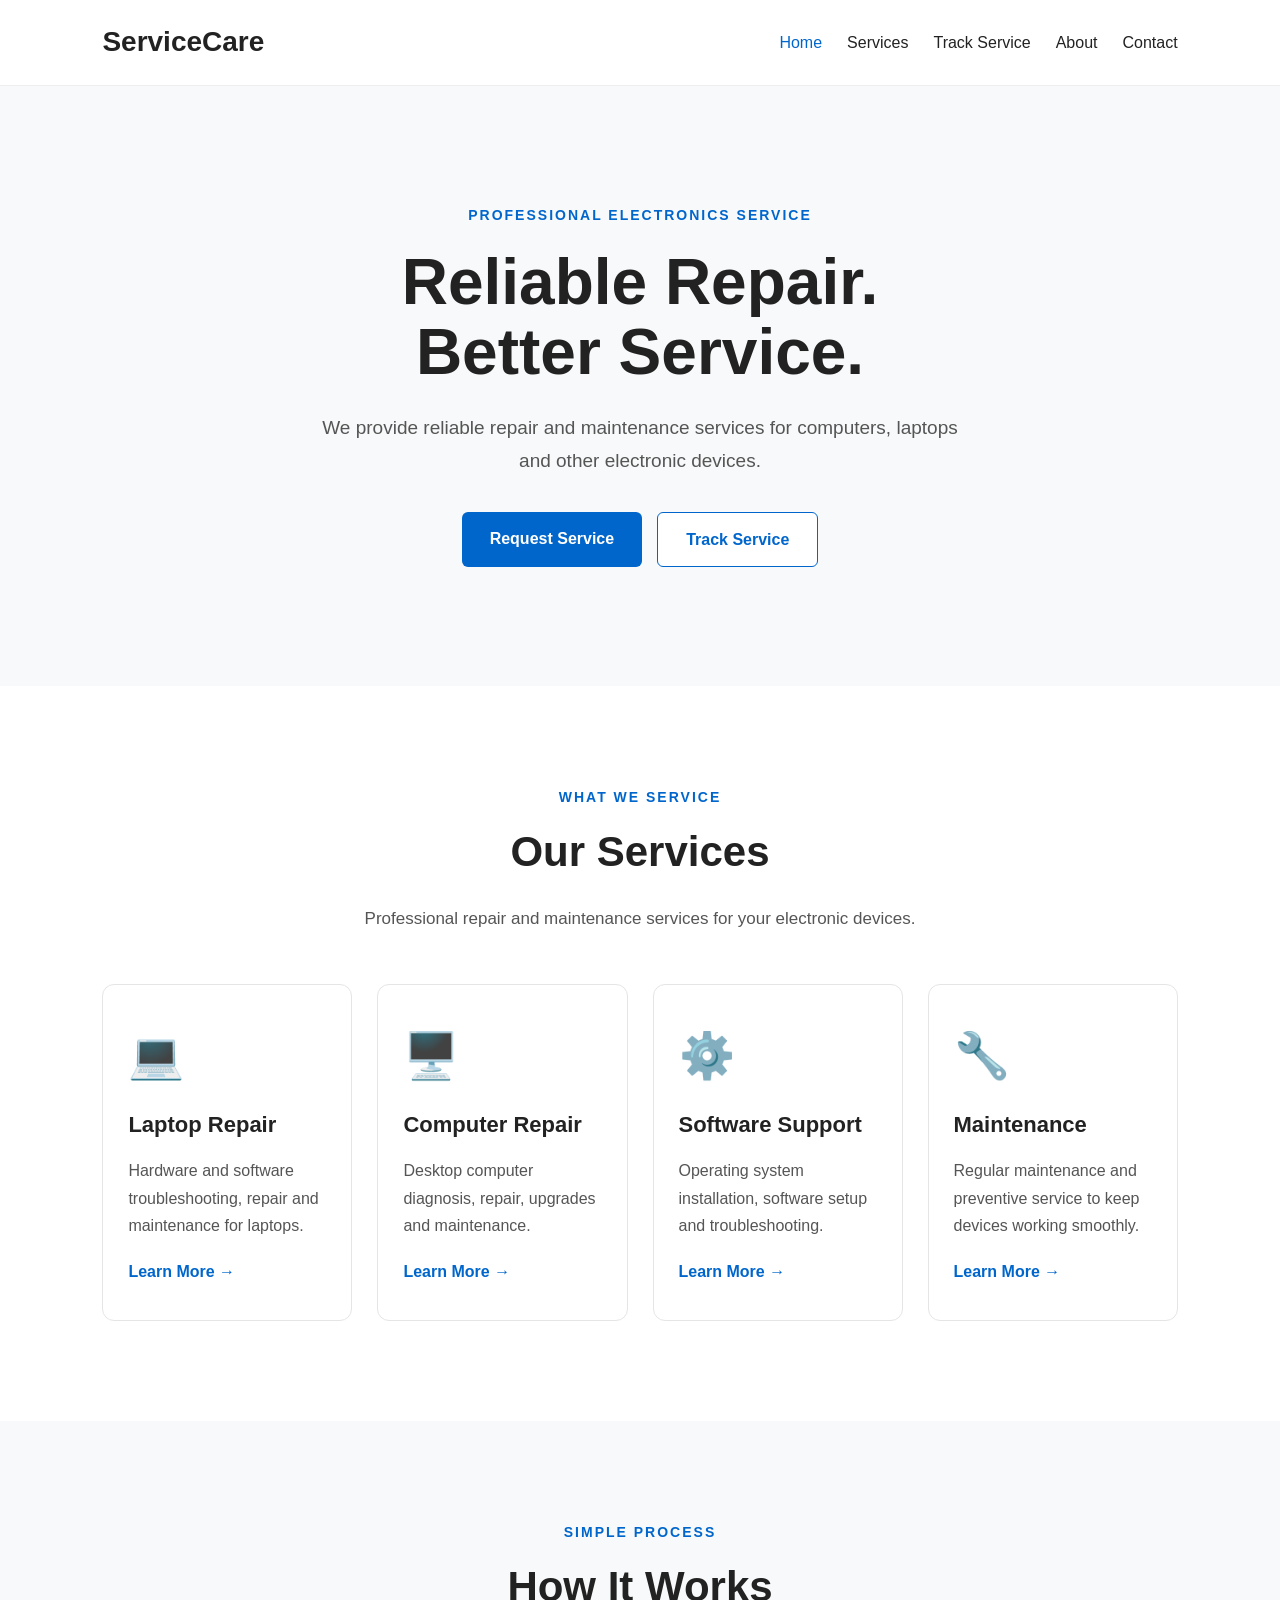
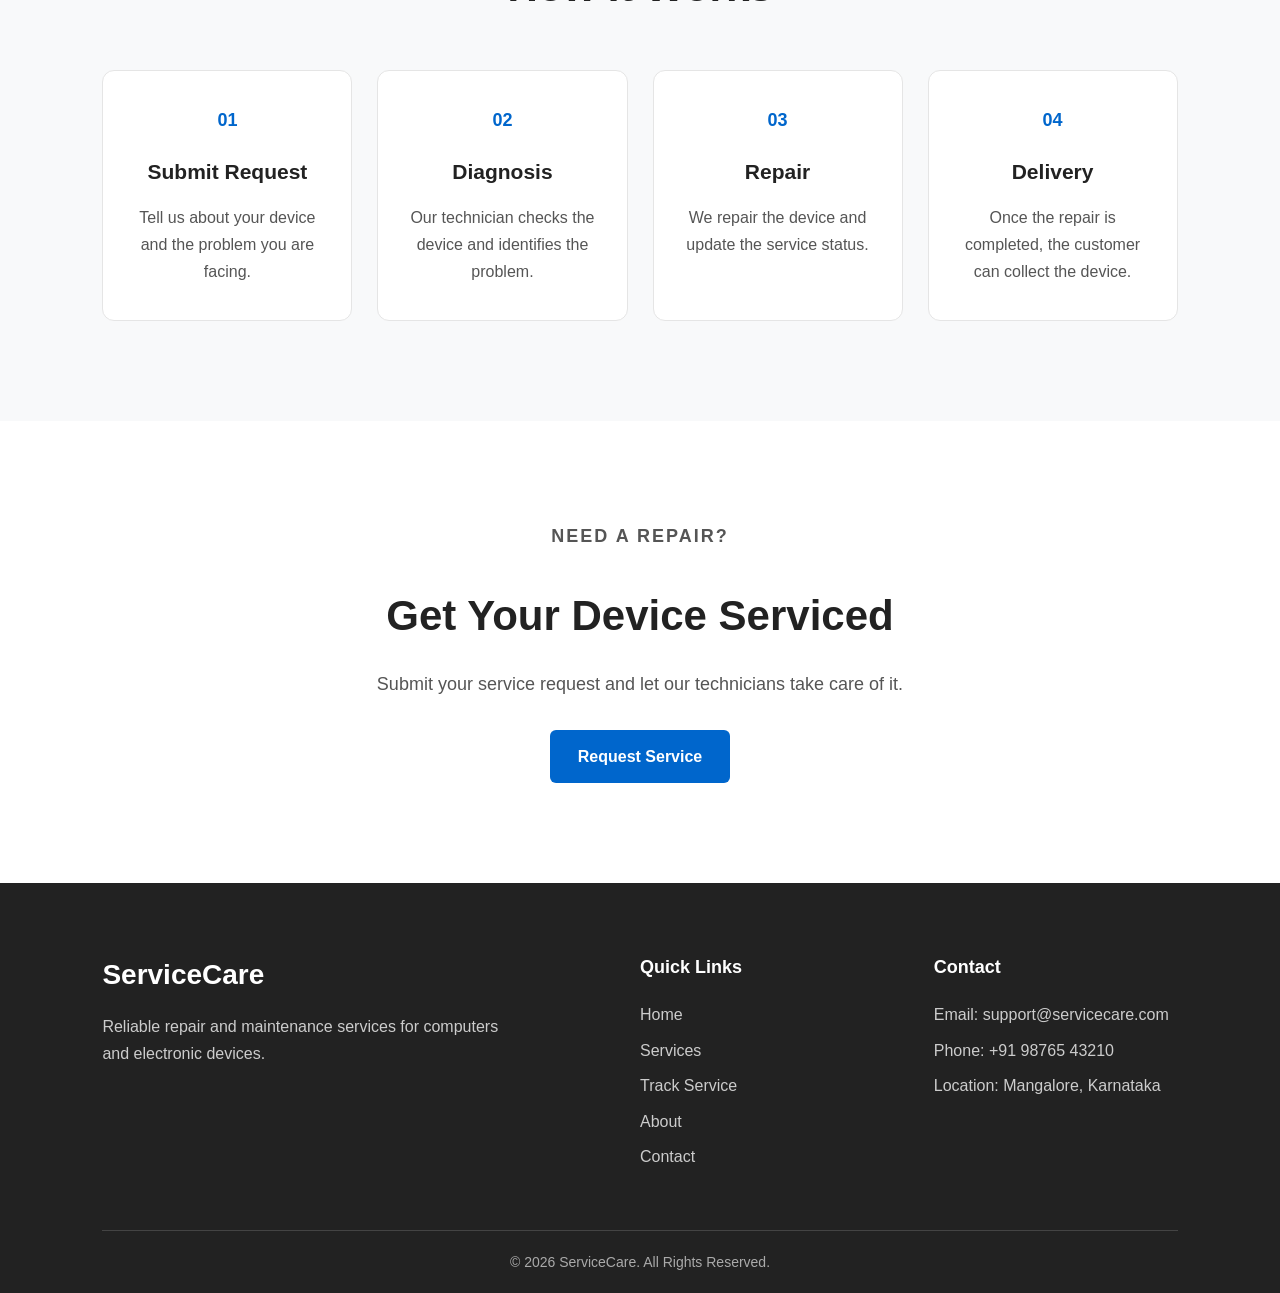
<file: index.html>
<!DOCTYPE html>
<html lang="en">

<head>

    <meta charset="UTF-8">

    <meta name="viewport" content="width=device-width, initial-scale=1.0">

    <title>ServiceCare - Electronics Service Center</title>

    <link rel="stylesheet" href="css/style.css">

</head>

<body>


    <!-- NAVIGATION -->

    <header class="navbar">

        <a href="index.html" class="logo">
            ServiceCare
        </a>

        <button class="menu-toggle" id="menuToggle">
            ☰
        </button>

        <nav id="navMenu">

            <a href="index.html" class="active">
                Home
            </a>

            <a href="pages/services.html">
                Services
            </a>

            <a href="pages/track.html">
                Track Service
            </a>

            <a href="pages/about.html">
                About
            </a>

            <a href="pages/contact.html">
                Contact
            </a>

        </nav>

    </header>


    <!-- HERO SECTION -->

    <section class="hero">

        <div class="hero-content">

            <p class="hero-label">
                PROFESSIONAL ELECTRONICS SERVICE
            </p>

            <h1>
                Reliable Repair.<br>
                Better Service.
            </h1>

            <p class="hero-description">
                We provide reliable repair and maintenance
                services for computers, laptops and other
                electronic devices.
            </p>

            <div class="hero-buttons">

                <a href="pages/service-request.html"
                   class="btn primary-btn">
                    Request Service
                </a>

                <a href="pages/track.html"
                   class="btn secondary-btn">
                    Track Service
                </a>

            </div>

        </div>

    </section>


    <!-- SERVICES PREVIEW -->

    <section class="services">

        <div class="section-heading">

            <p class="section-label">
                WHAT WE SERVICE
            </p>

            <h2>
                Our Services
            </h2>

            <p class="section-description">
                Professional repair and maintenance
                services for your electronic devices.
            </p>

        </div>


        <div class="service-container">


            <div class="service-card">

                <div class="service-icon">
                    💻
                </div>

                <h3>
                    Laptop Repair
                </h3>

                <p>
                    Hardware and software troubleshooting,
                    repair and maintenance for laptops.
                </p>

                <a href="pages/services.html">
                    Learn More →
                </a>

            </div>


            <div class="service-card">

                <div class="service-icon">
                    🖥️
                </div>

                <h3>
                    Computer Repair
                </h3>

                <p>
                    Desktop computer diagnosis, repair,
                    upgrades and maintenance.
                </p>

                <a href="pages/services.html">
                    Learn More →
                </a>

            </div>


            <div class="service-card">

                <div class="service-icon">
                    ⚙️
                </div>

                <h3>
                    Software Support
                </h3>

                <p>
                    Operating system installation,
                    software setup and troubleshooting.
                </p>

                <a href="pages/services.html">
                    Learn More →
                </a>

            </div>


            <div class="service-card">

                <div class="service-icon">
                    🔧
                </div>

                <h3>
                    Maintenance
                </h3>

                <p>
                    Regular maintenance and preventive
                    service to keep devices working smoothly.
                </p>

                <a href="pages/services.html">
                    Learn More →
                </a>

            </div>


        </div>

    </section>


    <!-- HOW IT WORKS -->

    <section class="process">

        <div class="section-heading">

            <p class="section-label">
                SIMPLE PROCESS
            </p>

            <h2>
                How It Works
            </h2>

        </div>


        <div class="process-container">


            <div class="process-card">

                <span>01</span>

                <h3>
                    Submit Request
                </h3>

                <p>
                    Tell us about your device and
                    the problem you are facing.
                </p>

            </div>


            <div class="process-card">

                <span>02</span>

                <h3>
                    Diagnosis
                </h3>

                <p>
                    Our technician checks the device
                    and identifies the problem.
                </p>

            </div>


            <div class="process-card">

                <span>03</span>

                <h3>
                    Repair
                </h3>

                <p>
                    We repair the device and update
                    the service status.
                </p>

            </div>


            <div class="process-card">

                <span>04</span>

                <h3>
                    Delivery
                </h3>

                <p>
                    Once the repair is completed,
                    the customer can collect the device.
                </p>

            </div>


        </div>

    </section>


    <!-- CTA -->

    <section class="cta">

        <div class="cta-content">

            <p class="section-label">
                NEED A REPAIR?
            </p>

            <h2>
                Get Your Device Serviced
            </h2>

            <p>
                Submit your service request and
                let our technicians take care of it.
            </p>

            <a href="pages/service-request.html"
               class="btn primary-btn">
                Request Service
            </a>

        </div>

    </section>


    <!-- FOOTER -->

    <footer class="footer">

        <div class="footer-container">

            <div class="footer-about">

                <h3>
                    ServiceCare
                </h3>

                <p>
                    Reliable repair and maintenance
                    services for computers and electronic
                    devices.
                </p>

            </div>


            <div class="footer-links">

                <h4>
                    Quick Links
                </h4>

                <a href="index.html">
                    Home
                </a>

                <a href="pages/services.html">
                    Services
                </a>

                <a href="pages/track.html">
                    Track Service
                </a>

                <a href="pages/about.html">
                    About
                </a>

                <a href="pages/contact.html">
                    Contact
                </a>

            </div>


            <div class="footer-contact">

                <h4>
                    Contact
                </h4>

                <p>
                    Email: support@servicecare.com
                </p>

                <p>
                    Phone: +91 98765 43210
                </p>

                <p>
                    Location: Mangalore, Karnataka
                </p>

            </div>

        </div>


        <div class="footer-bottom">

            <p>
                © 2026 ServiceCare. All Rights Reserved.
            </p>

        </div>

    </footer>


    <script src="js/script.js"></script>

</body>

</html>
</file>
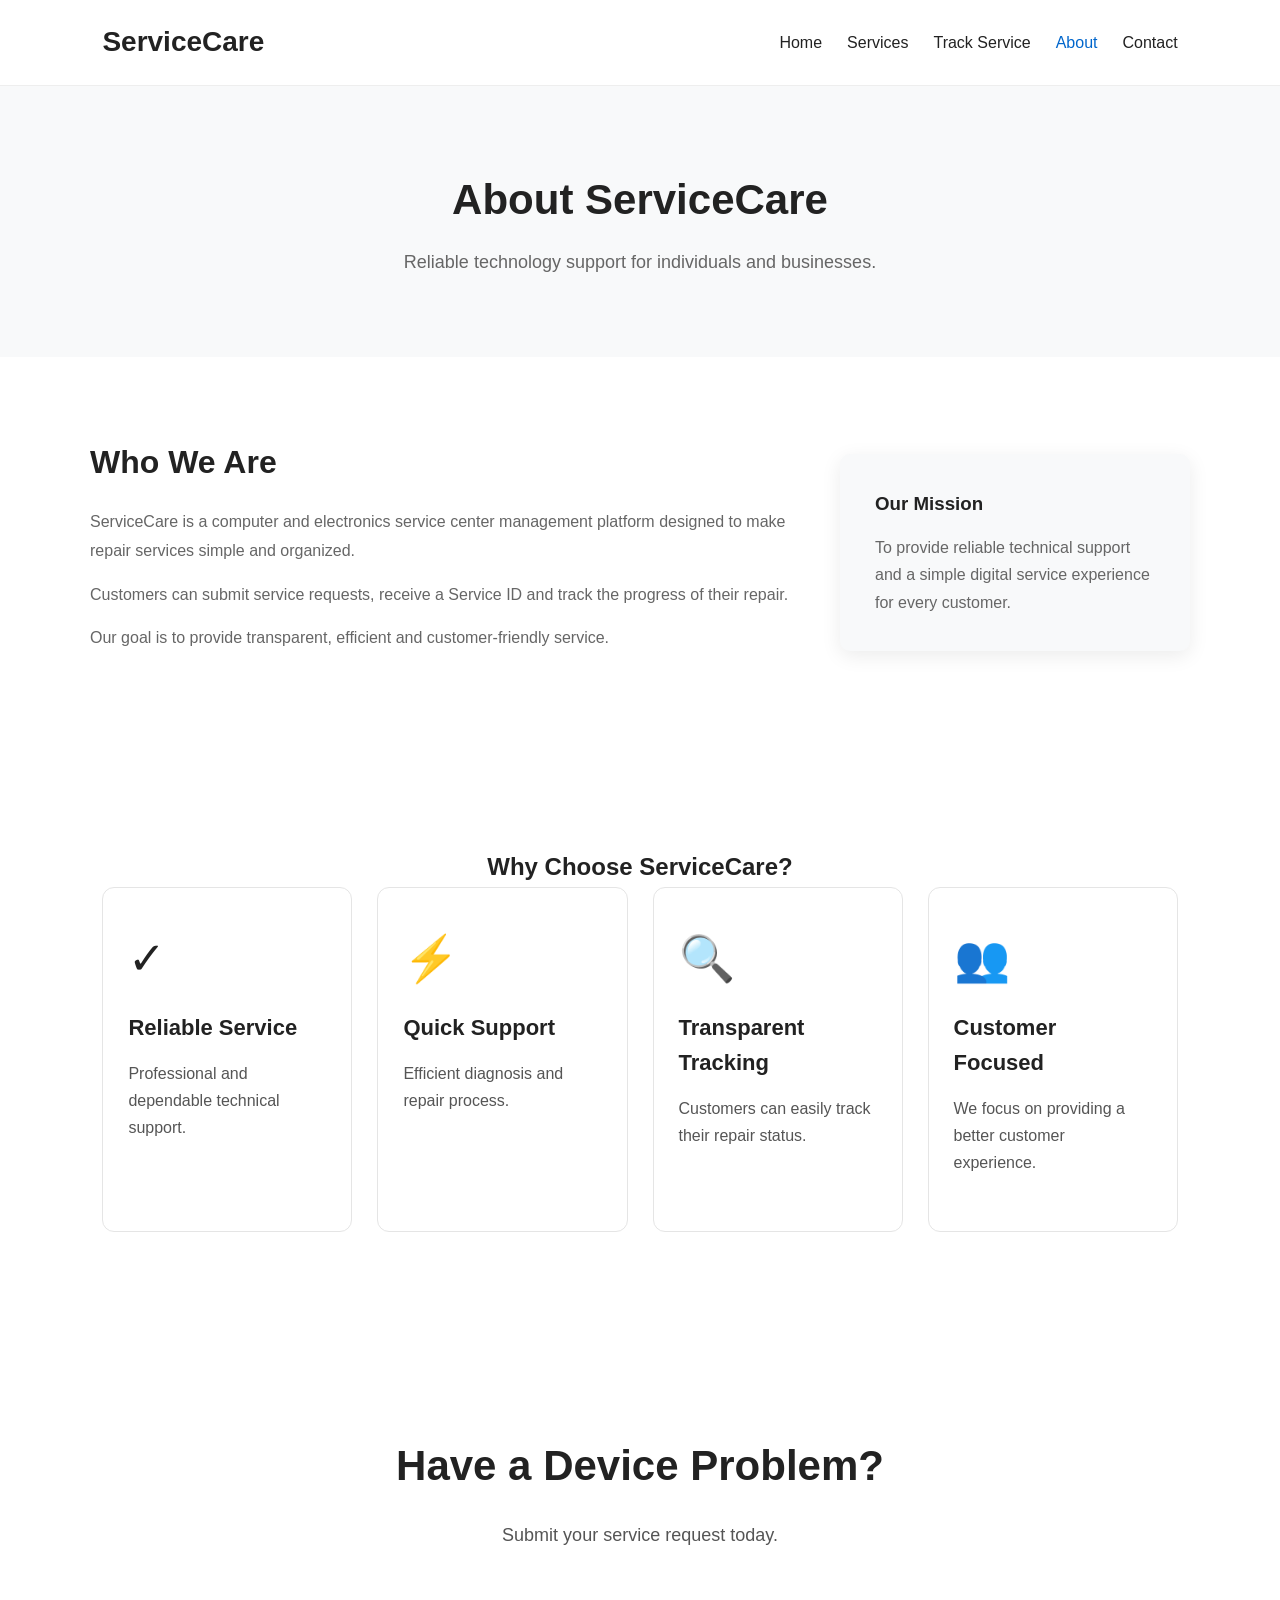
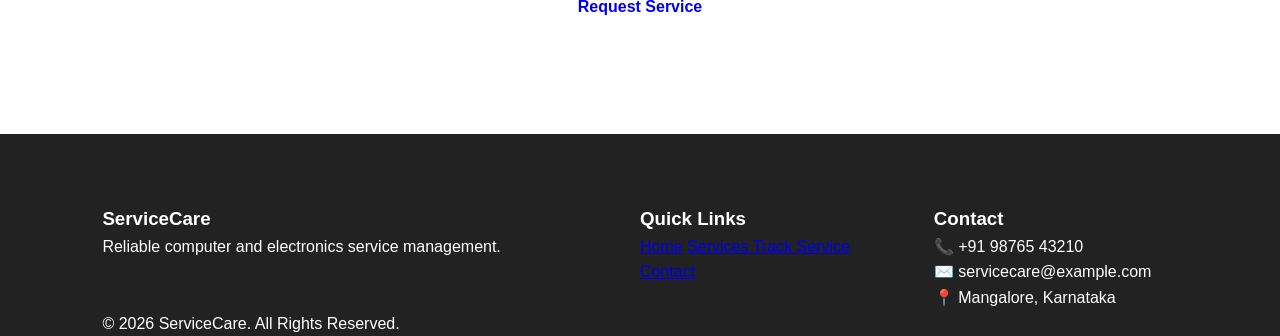
<file: pages/about.html>
<!DOCTYPE html>
<html lang="en">

<head>
    <meta charset="UTF-8">
    <meta name="viewport" content="width=device-width, initial-scale=1.0">

    <title>About Us | ServiceCare</title>

    <link rel="stylesheet" href="../css/style.css">
</head>

<body>

    <!-- Navigation -->
    <header class="navbar">

        <div class="logo">
            ServiceCare
        </div>

        <button class="menu-toggle" id="menuToggle">
            ☰
        </button>

        <nav id="navMenu">

            <a href="../index.html">Home</a>

            <a href="services.html">
                Services
            </a>

            <a href="track.html">
                Track Service
            </a>

            <a href="about.html" class="active">
                About
            </a>

            <a href="contact.html">
                Contact
            </a>

        </nav>

    </header>


    <!-- Page Header -->
    <section class="page-header">

        <h1>About ServiceCare</h1>

        <p>
            Reliable technology support for individuals
            and businesses.
        </p>

    </section>


    <!-- About -->
    <section class="about-section">

        <div class="about-container">

            <div class="about-content">

                <h2>Who We Are</h2>

                <p>
                    ServiceCare is a computer and electronics
                    service center management platform designed
                    to make repair services simple and organized.
                </p>

                <p>
                    Customers can submit service requests,
                    receive a Service ID and track the progress
                    of their repair.
                </p>

                <p>
                    Our goal is to provide transparent,
                    efficient and customer-friendly service.
                </p>

            </div>


            <div class="about-card">

                <h3>Our Mission</h3>

                <p>
                    To provide reliable technical support and
                    a simple digital service experience for
                    every customer.
                </p>

            </div>

        </div>

    </section>


    <!-- Why Choose Us -->
    <section class="services">

        <h2>Why Choose ServiceCare?</h2>

        <div class="service-container">

            <div class="service-card">

                <div class="service-icon">
                    ✓
                </div>

                <h3>Reliable Service</h3>

                <p>
                    Professional and dependable technical
                    support.
                </p>

            </div>


            <div class="service-card">

                <div class="service-icon">
                    ⚡
                </div>

                <h3>Quick Support</h3>

                <p>
                    Efficient diagnosis and repair process.
                </p>

            </div>


            <div class="service-card">

                <div class="service-icon">
                    🔍
                </div>

                <h3>Transparent Tracking</h3>

                <p>
                    Customers can easily track their repair
                    status.
                </p>

            </div>


            <div class="service-card">

                <div class="service-icon">
                    👥
                </div>

                <h3>Customer Focused</h3>

                <p>
                    We focus on providing a better customer
                    experience.
                </p>

            </div>

        </div>

    </section>


    <!-- CTA -->
    <section class="cta">

        <h2>Have a Device Problem?</h2>

        <p>
            Submit your service request today.
        </p>

        <a href="service-request.html" class="btn">
            Request Service
        </a>

    </section>


    <!-- Footer -->
    <footer class="footer">

        <div class="footer-container">

            <div>

                <h3>ServiceCare</h3>

                <p>
                    Reliable computer and electronics
                    service management.
                </p>

            </div>


            <div>

                <h3>Quick Links</h3>

                <a href="../index.html">Home</a>

                <a href="services.html">
                    Services
                </a>

                <a href="track.html">
                    Track Service
                </a>

                <a href="contact.html">
                    Contact
                </a>

            </div>


            <div>

                <h3>Contact</h3>

                <p>📞 +91 98765 43210</p>

                <p>✉️ servicecare@example.com</p>

                <p>📍 Mangalore, Karnataka</p>

            </div>

        </div>

        <p class="copyright">
            © 2026 ServiceCare. All Rights Reserved.
        </p>

    </footer>


    <script src="../js/script.js"></script>

</body>

</html>
</file>
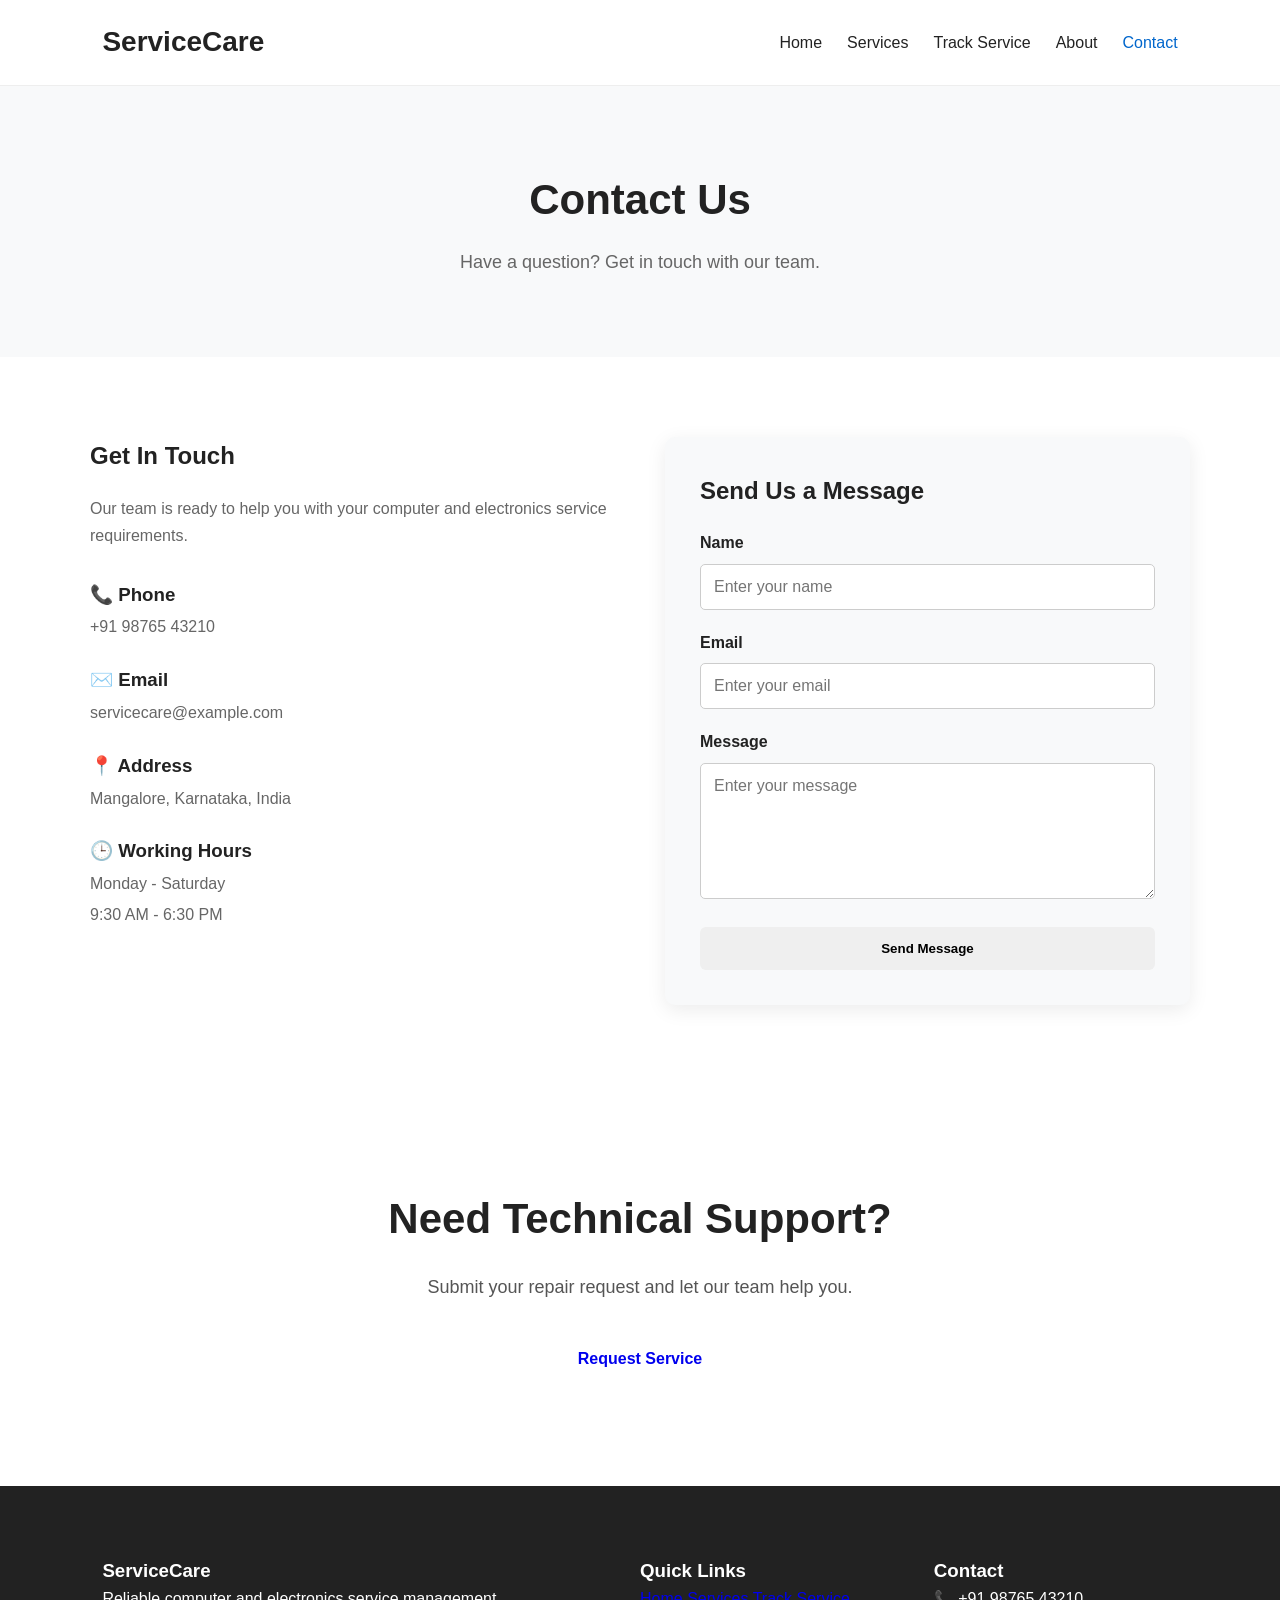
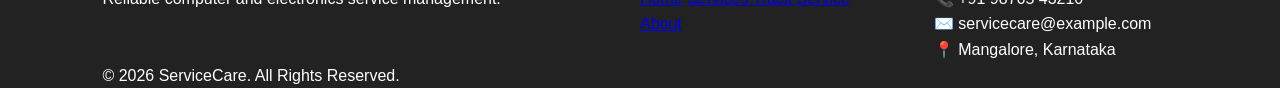
<file: pages/contact.html>
<!DOCTYPE html>
<html lang="en">

<head>
    <meta charset="UTF-8">
    <meta name="viewport" content="width=device-width, initial-scale=1.0">

    <title>Contact Us | ServiceCare</title>

    <link rel="stylesheet" href="../css/style.css">
</head>

<body>

    <!-- Navigation -->
    <header class="navbar">

        <div class="logo">
            ServiceCare
        </div>

        <button class="menu-toggle" id="menuToggle">
            ☰
        </button>

        <nav id="navMenu">

            <a href="../index.html">Home</a>

            <a href="services.html">
                Services
            </a>

            <a href="track.html">
                Track Service
            </a>

            <a href="about.html">
                About
            </a>

            <a href="contact.html" class="active">
                Contact
            </a>

        </nav>

    </header>


    <!-- Page Header -->
    <section class="page-header">

        <h1>Contact Us</h1>

        <p>
            Have a question? Get in touch with our team.
        </p>

    </section>


    <!-- Contact Section -->
    <section class="contact-section">

        <div class="contact-container">

            <!-- Contact Information -->
            <div class="contact-info">

                <h2>Get In Touch</h2>

                <p>
                    Our team is ready to help you with your
                    computer and electronics service requirements.
                </p>


                <div class="contact-item">

                    <h3>📞 Phone</h3>

                    <p>
                        +91 98765 43210
                    </p>

                </div>


                <div class="contact-item">

                    <h3>✉️ Email</h3>

                    <p>
                        servicecare@example.com
                    </p>

                </div>


                <div class="contact-item">

                    <h3>📍 Address</h3>

                    <p>
                        Mangalore, Karnataka, India
                    </p>

                </div>


                <div class="contact-item">

                    <h3>🕒 Working Hours</h3>

                    <p>
                        Monday - Saturday
                    </p>

                    <p>
                        9:30 AM - 6:30 PM
                    </p>

                </div>

            </div>


            <!-- Contact Form -->
            <div class="contact-form-box">

                <h2>Send Us a Message</h2>

                <form id="contactForm">

                    <div class="form-group">

                        <label for="contactName">
                            Name
                        </label>

                        <input
                            type="text"
                            id="contactName"
                            placeholder="Enter your name"
                            required
                        >

                    </div>


                    <div class="form-group">

                        <label for="contactEmail">
                            Email
                        </label>

                        <input
                            type="email"
                            id="contactEmail"
                            placeholder="Enter your email"
                            required
                        >

                    </div>


                    <div class="form-group">

                        <label for="contactMessage">
                            Message
                        </label>

                        <textarea
                            id="contactMessage"
                            rows="6"
                            placeholder="Enter your message"
                            required
                        ></textarea>

                    </div>


                    <button
                        type="submit"
                        class="btn"
                    >
                        Send Message
                    </button>

                </form>


                <div
                    id="contactSuccess"
                    class="contact-success"
                >
                    Your message has been submitted successfully.
                </div>

            </div>

        </div>

    </section>


    <!-- CTA -->
    <section class="cta">

        <h2>Need Technical Support?</h2>

        <p>
            Submit your repair request and let our team help you.
        </p>

        <a href="service-request.html" class="btn">
            Request Service
        </a>

    </section>


    <!-- Footer -->
    <footer class="footer">

        <div class="footer-container">

            <div>

                <h3>ServiceCare</h3>

                <p>
                    Reliable computer and electronics
                    service management.
                </p>

            </div>


            <div>

                <h3>Quick Links</h3>

                <a href="../index.html">Home</a>

                <a href="services.html">
                    Services
                </a>

                <a href="track.html">
                    Track Service
                </a>

                <a href="about.html">
                    About
                </a>

            </div>


            <div>

                <h3>Contact</h3>

                <p>📞 +91 98765 43210</p>

                <p>✉️ servicecare@example.com</p>

                <p>📍 Mangalore, Karnataka</p>

            </div>

        </div>

        <p class="copyright">
            © 2026 ServiceCare. All Rights Reserved.
        </p>

    </footer>


    <script src="../js/script.js"></script>
    <script src="../js/contact.js"></script>

</body>

</html>
</file>
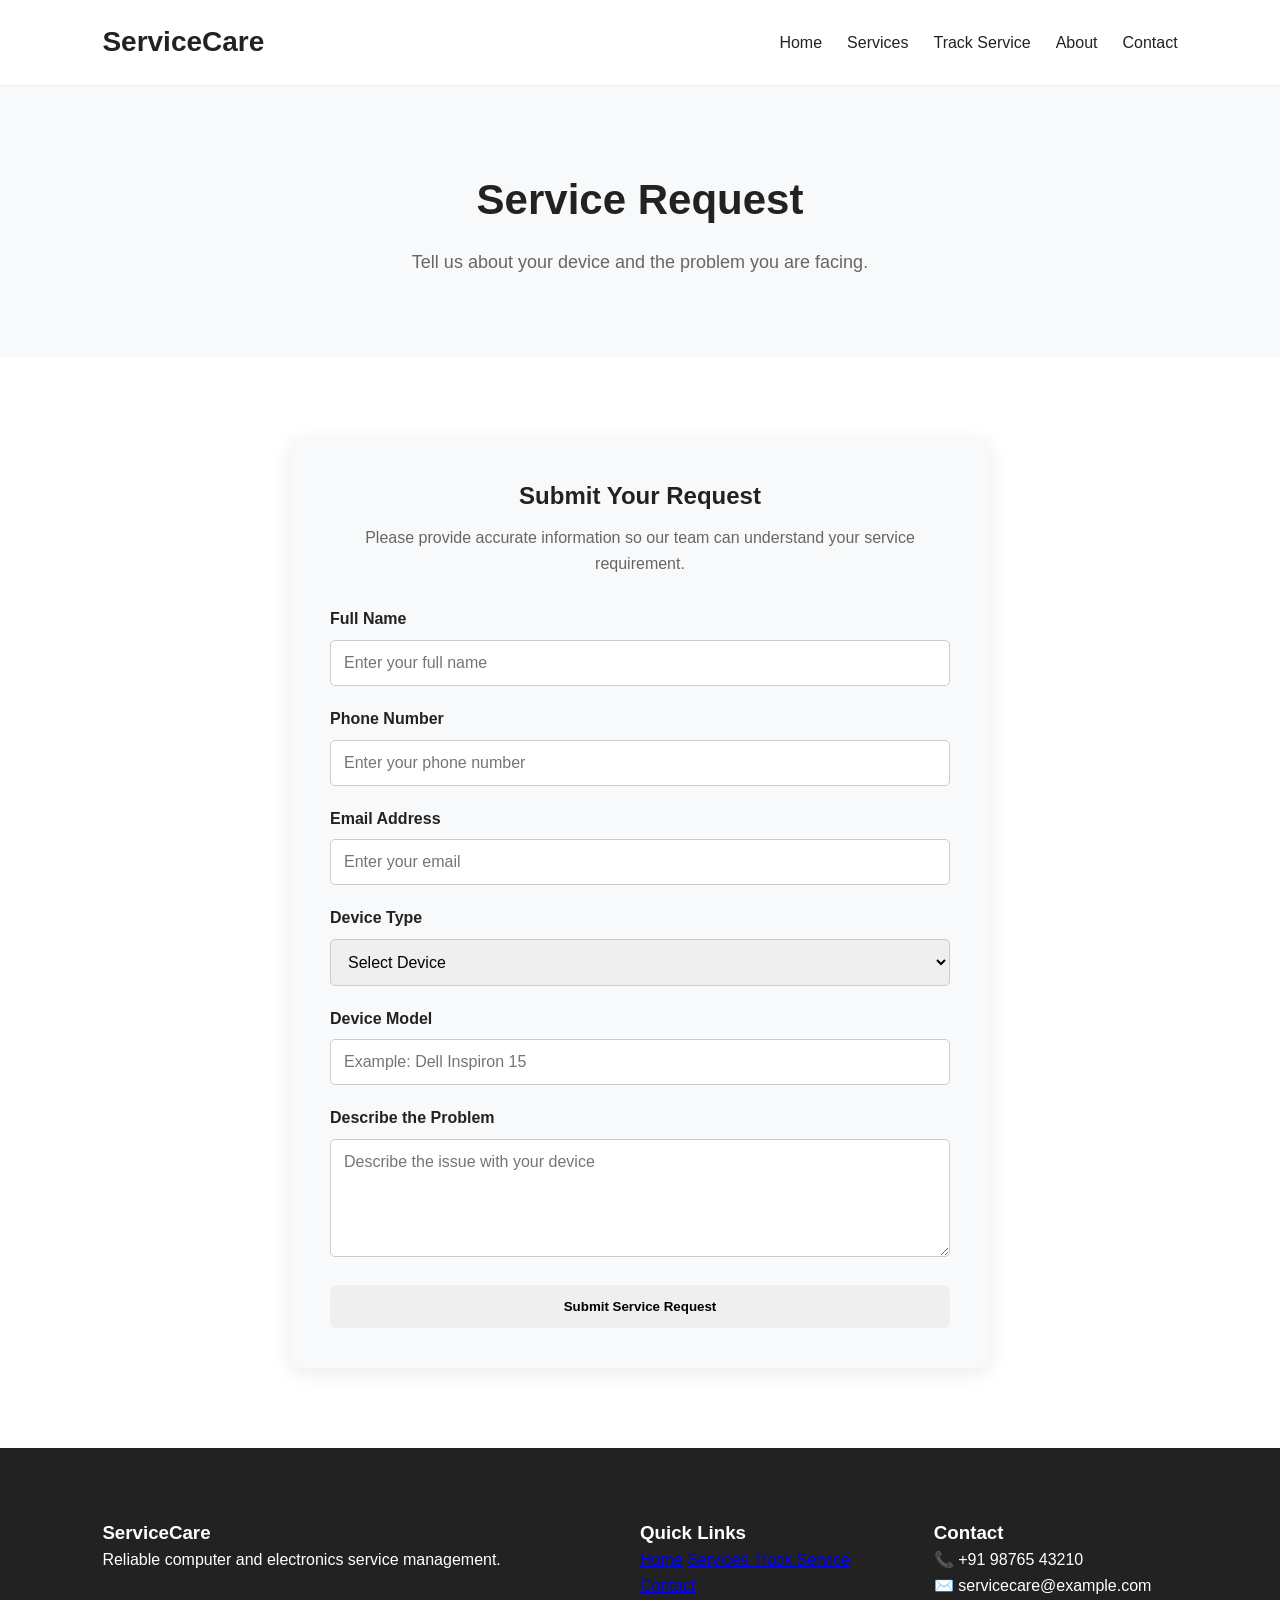
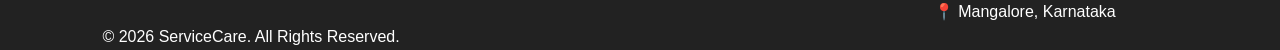
<file: pages/service-request.html>
<!DOCTYPE html>
<html lang="en">

<head>
    <meta charset="UTF-8">
    <meta name="viewport" content="width=device-width, initial-scale=1.0">

    <title>Service Request | ServiceCare</title>

    <link rel="stylesheet" href="../css/style.css">
</head>

<body>

    <!-- Navigation -->
    <header class="navbar">

        <div class="logo">
            ServiceCare
        </div>

        <button class="menu-toggle" id="menuToggle">
            ☰
        </button>

        <nav id="navMenu">

            <a href="../index.html">Home</a>

            <a href="services.html">
                Services
            </a>

            <a href="track.html">
                Track Service
            </a>

            <a href="about.html">
                About
            </a>

            <a href="contact.html">
                Contact
            </a>

        </nav>

    </header>


    <!-- Page Header -->
    <section class="page-header">

        <h1>Service Request</h1>

        <p>
            Tell us about your device and the problem you are facing.
        </p>

    </section>


    <!-- Service Request Form -->
    <section class="request-section">

        <div class="request-box">

            <h2>Submit Your Request</h2>

            <p class="form-description">
                Please provide accurate information so our team
                can understand your service requirement.
            </p>


            <form id="serviceForm">

                <!-- Customer Name -->
                <div class="form-group">

                    <label for="customerName">
                        Full Name
                    </label>

                    <input
                        type="text"
                        id="customerName"
                        placeholder="Enter your full name"
                        required
                    >

                </div>


                <!-- Phone -->
                <div class="form-group">

                    <label for="phone">
                        Phone Number
                    </label>

                    <input
                        type="tel"
                        id="phone"
                        placeholder="Enter your phone number"
                        required
                    >

                </div>


                <!-- Email -->
                <div class="form-group">

                    <label for="email">
                        Email Address
                    </label>

                    <input
                        type="email"
                        id="email"
                        placeholder="Enter your email"
                    >

                </div>


                <!-- Device Type -->
                <div class="form-group">

                    <label for="deviceType">
                        Device Type
                    </label>

                    <select id="deviceType" required>

                        <option value="">
                            Select Device
                        </option>

                        <option value="Laptop">
                            Laptop
                        </option>

                        <option value="Desktop">
                            Desktop
                        </option>

                        <option value="Printer">
                            Printer
                        </option>

                        <option value="Monitor">
                            Monitor
                        </option>

                        <option value="Other">
                            Other
                        </option>

                    </select>

                </div>


                <!-- Device Model -->
                <div class="form-group">

                    <label for="deviceModel">
                        Device Model
                    </label>

                    <input
                        type="text"
                        id="deviceModel"
                        placeholder="Example: Dell Inspiron 15"
                        required
                    >

                </div>


                <!-- Problem -->
                <div class="form-group">

                    <label for="problem">
                        Describe the Problem
                    </label>

                    <textarea
                        id="problem"
                        rows="5"
                        placeholder="Describe the issue with your device"
                        required
                    ></textarea>

                </div>


                <!-- Submit -->
                <button
                    type="submit"
                    class="btn"
                >
                    Submit Service Request
                </button>

            </form>


            <!-- Success Message -->
            <div
                id="requestSuccess"
                class="request-success"
            >

                <h3>Request Submitted Successfully!</h3>

                <p>
                    Your Service ID is:
                </p>

                <strong id="generatedServiceId">
                    SC1001
                </strong>

                <p>
                    Please save this Service ID to track your repair.
                </p>

            </div>

        </div>

    </section>


    <!-- Footer -->
    <footer class="footer">

        <div class="footer-container">

            <div>

                <h3>ServiceCare</h3>

                <p>
                    Reliable computer and electronics
                    service management.
                </p>

            </div>


            <div>

                <h3>Quick Links</h3>

                <a href="../index.html">Home</a>

                <a href="services.html">
                    Services
                </a>

                <a href="track.html">
                    Track Service
                </a>

                <a href="contact.html">
                    Contact
                </a>

            </div>


            <div>

                <h3>Contact</h3>

                <p>📞 +91 98765 43210</p>

                <p>✉️ servicecare@example.com</p>

                <p>📍 Mangalore, Karnataka</p>

            </div>

        </div>

        <p class="copyright">
            © 2026 ServiceCare. All Rights Reserved.
        </p>

    </footer>


    <script src="../js/script.js"></script>
    <script src="../js/service-request.js"></script>

</body>

</html>
</file>
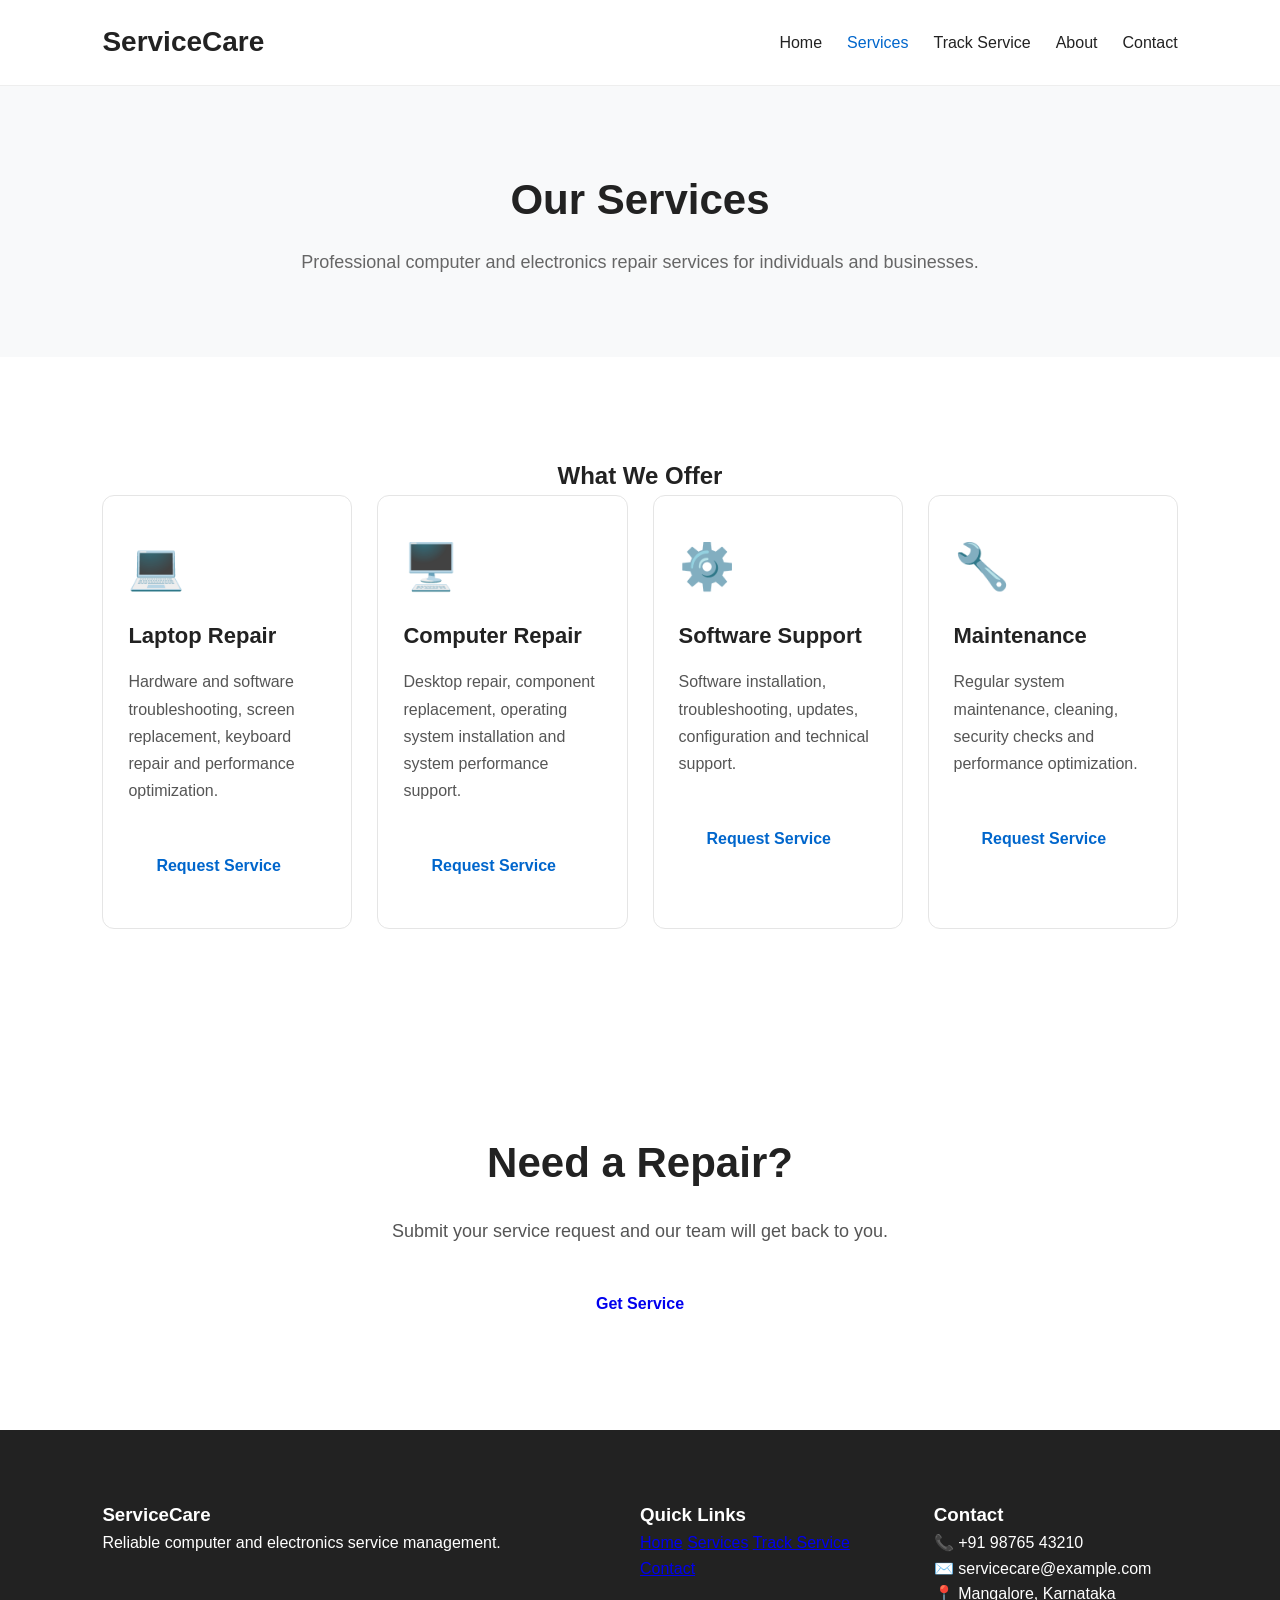
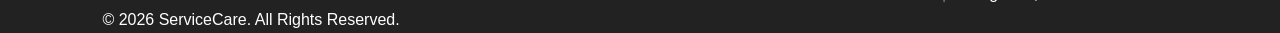
<file: pages/services.html>
<!DOCTYPE html>
<html lang="en">

<head>
    <meta charset="UTF-8">
    <meta name="viewport" content="width=device-width, initial-scale=1.0">

    <title>Services | ServiceCare</title>

    <link rel="stylesheet" href="../css/style.css">
</head>

<body>

    <!-- Navigation -->
    <header class="navbar">

        <div class="logo">
            ServiceCare
        </div>

        <button class="menu-toggle" id="menuToggle">
            ☰
        </button>

        <nav id="navMenu">

            <a href="../index.html">Home</a>

            <a href="services.html" class="active">
                Services
            </a>

            <a href="track.html">
                Track Service
            </a>

            <a href="about.html">
                About
            </a>

            <a href="contact.html">
                Contact
            </a>

        </nav>

    </header>


    <!-- Page Header -->
    <section class="page-header">

        <h1>Our Services</h1>

        <p>
            Professional computer and electronics repair services
            for individuals and businesses.
        </p>

    </section>


    <!-- Services -->
    <section class="services">

        <h2>What We Offer</h2>

        <div class="service-container">

            <!-- Service 1 -->
            <div class="service-card">

                <div class="service-icon">
                    💻
                </div>

                <h3>Laptop Repair</h3>

                <p>
                    Hardware and software troubleshooting,
                    screen replacement, keyboard repair and
                    performance optimization.
                </p>

                <a href="service-request.html" class="btn">
                    Request Service
                </a>

            </div>


            <!-- Service 2 -->
            <div class="service-card">

                <div class="service-icon">
                    🖥️
                </div>

                <h3>Computer Repair</h3>

                <p>
                    Desktop repair, component replacement,
                    operating system installation and system
                    performance support.
                </p>

                <a href="service-request.html" class="btn">
                    Request Service
                </a>

            </div>


            <!-- Service 3 -->
            <div class="service-card">

                <div class="service-icon">
                    ⚙️
                </div>

                <h3>Software Support</h3>

                <p>
                    Software installation, troubleshooting,
                    updates, configuration and technical
                    support.
                </p>

                <a href="service-request.html" class="btn">
                    Request Service
                </a>

            </div>


            <!-- Service 4 -->
            <div class="service-card">

                <div class="service-icon">
                    🔧
                </div>

                <h3>Maintenance</h3>

                <p>
                    Regular system maintenance, cleaning,
                    security checks and performance
                    optimization.
                </p>

                <a href="service-request.html" class="btn">
                    Request Service
                </a>

            </div>

        </div>

    </section>


    <!-- CTA -->
    <section class="cta">

        <h2>Need a Repair?</h2>

        <p>
            Submit your service request and our team
            will get back to you.
        </p>

        <a href="service-request.html" class="btn">
            Get Service
        </a>

    </section>


    <!-- Footer -->
    <footer class="footer">

        <div class="footer-container">

            <div>
                <h3>ServiceCare</h3>

                <p>
                    Reliable computer and electronics
                    service management.
                </p>
            </div>


            <div>

                <h3>Quick Links</h3>

                <a href="../index.html">Home</a>
                <a href="services.html">Services</a>
                <a href="track.html">Track Service</a>
                <a href="contact.html">Contact</a>

            </div>


            <div>

                <h3>Contact</h3>

                <p>📞 +91 98765 43210</p>

                <p>✉️ servicecare@example.com</p>

                <p>📍 Mangalore, Karnataka</p>

            </div>

        </div>

        <p class="copyright">
            © 2026 ServiceCare. All Rights Reserved.
        </p>

    </footer>


    <script src="../js/script.js"></script>

</body>

</html>
</file>
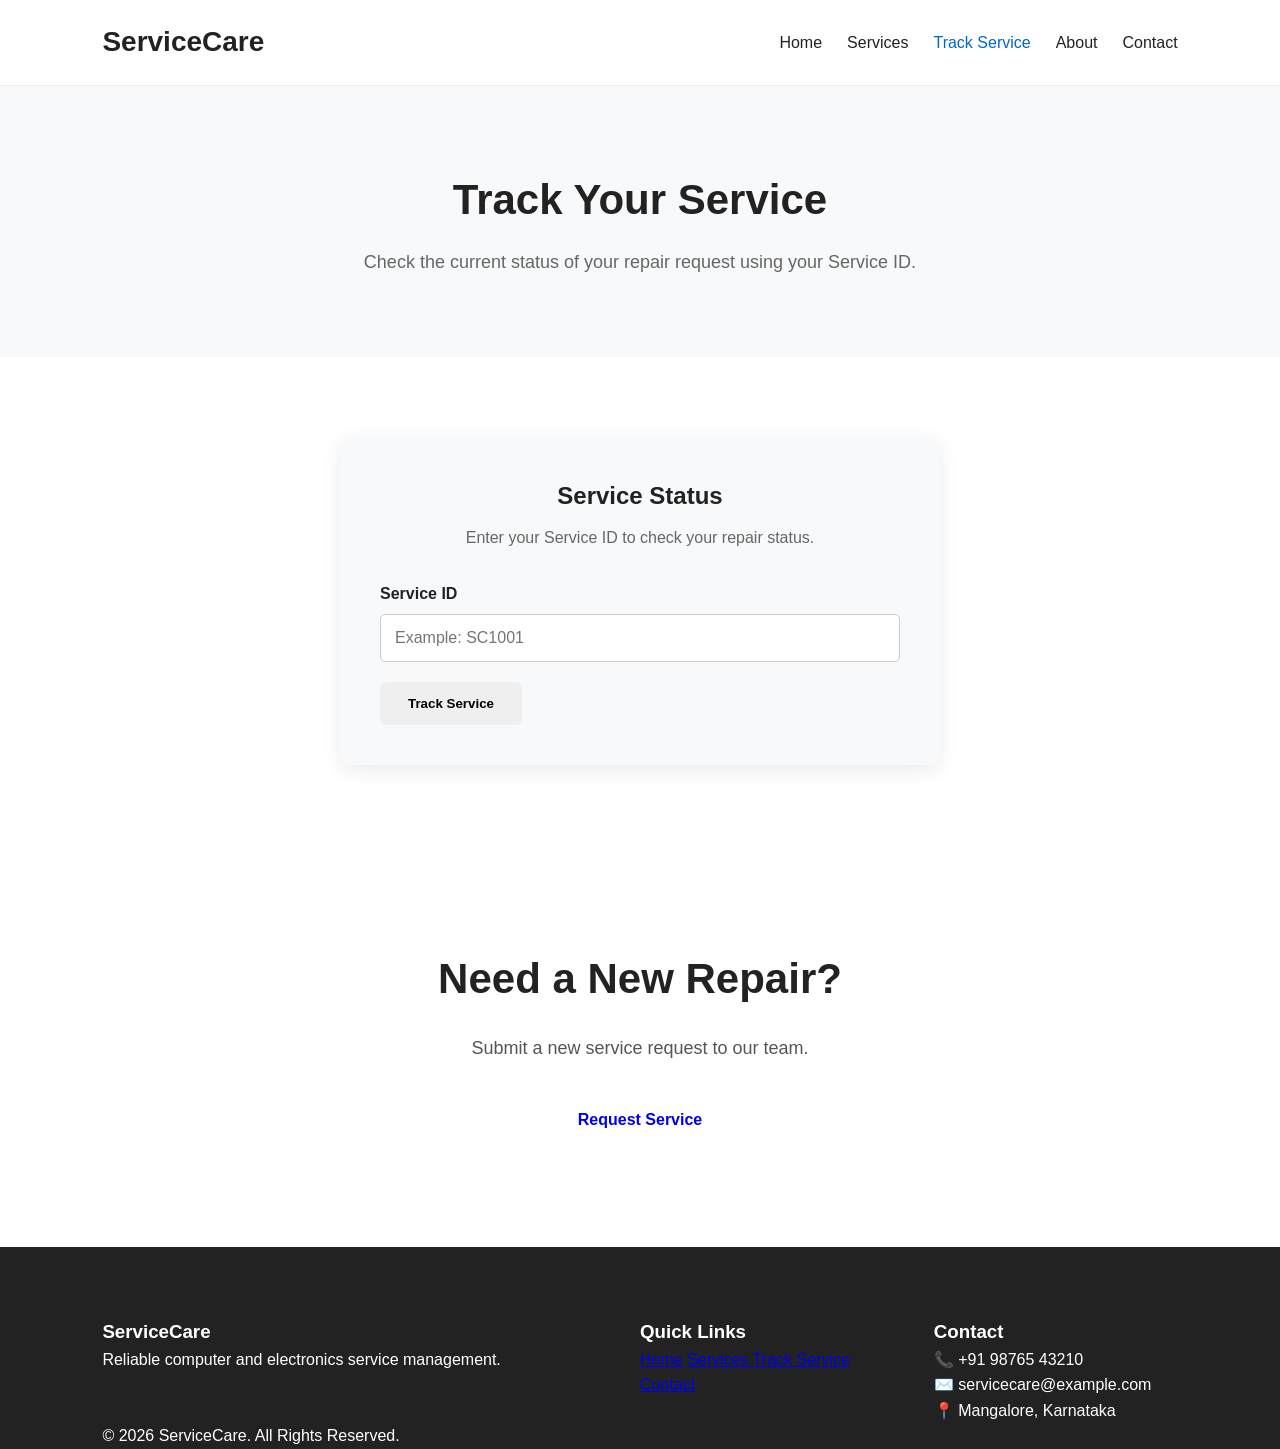
<file: pages/track.html>
<!DOCTYPE html>
<html lang="en">

<head>
    <meta charset="UTF-8">
    <meta name="viewport" content="width=device-width, initial-scale=1.0">

    <title>Track Service | ServiceCare</title>

    <link rel="stylesheet" href="../css/style.css">
</head>

<body>

    <!-- Navigation -->
    <header class="navbar">

        <div class="logo">
            ServiceCare
        </div>

        <button class="menu-toggle" id="menuToggle">
            ☰
        </button>

        <nav id="navMenu">

            <a href="../index.html">Home</a>

            <a href="services.html">
                Services
            </a>

            <a href="track.html" class="active">
                Track Service
            </a>

            <a href="about.html">
                About
            </a>

            <a href="contact.html">
                Contact
            </a>

        </nav>

    </header>


    <!-- Page Header -->
    <section class="page-header">

        <h1>Track Your Service</h1>

        <p>
            Check the current status of your repair request
            using your Service ID.
        </p>

    </section>


    <!-- Tracking Section -->
    <section class="track-section">

        <div class="track-box">

            <h2>Service Status</h2>

            <p>
                Enter your Service ID to check your repair status.
            </p>

            <form id="trackForm">

                <label for="serviceId">
                    Service ID
                </label>

                <input
                    type="text"
                    id="serviceId"
                    placeholder="Example: SC1001"
                    required
                >

                <button type="submit" class="btn">
                    Track Service
                </button>

            </form>


            <!-- Result -->
            <div id="trackResult" class="track-result">

                <h3>Service Found</h3>

                <p>
                    Service ID:
                    <strong id="resultId"></strong>
                </p>

                <p>
                    Status:
                    <strong id="resultStatus"></strong>
                </p>

                <p>
                    Device:
                    <strong id="resultDevice"></strong>
                </p>

            </div>

        </div>

    </section>


    <!-- CTA -->
    <section class="cta">

        <h2>Need a New Repair?</h2>

        <p>
            Submit a new service request to our team.
        </p>

        <a href="service-request.html" class="btn">
            Request Service
        </a>

    </section>


    <!-- Footer -->
    <footer class="footer">

        <div class="footer-container">

            <div>

                <h3>ServiceCare</h3>

                <p>
                    Reliable computer and electronics
                    service management.
                </p>

            </div>


            <div>

                <h3>Quick Links</h3>

                <a href="../index.html">Home</a>

                <a href="services.html">
                    Services
                </a>

                <a href="track.html">
                    Track Service
                </a>

                <a href="contact.html">
                    Contact
                </a>

            </div>


            <div>

                <h3>Contact</h3>

                <p>📞 +91 98765 43210</p>

                <p>✉️ servicecare@example.com</p>

                <p>📍 Mangalore, Karnataka</p>

            </div>

        </div>

        <p class="copyright">
            © 2026 ServiceCare. All Rights Reserved.
        </p>

    </footer>


    <script src="../js/script.js"></script>
    <script src="../js/track.js"></script>

</body>

</html>
</file>
<file: css/style.css>
/* =========================================
   BASIC RESET
========================================= */

* {
    margin: 0;
    padding: 0;
    box-sizing: border-box;
}


/* =========================================
   BODY
========================================= */

body {
    font-family: Arial, sans-serif;
    line-height: 1.6;
    color: #222;
    background-color: #ffffff;
}


/* =========================================
   NAVIGATION BAR
========================================= */

.navbar {
    display: flex;
    justify-content: space-between;
    align-items: center;

    padding: 20px 8%;

    background-color: #ffffff;

    border-bottom: 1px solid #eeeeee;
}

.logo {
    text-decoration: none;

    font-size: 28px;
    font-weight: bold;

    color: #222;
}

.navbar nav {
    display: flex;
    gap: 25px;
}

.navbar nav a {
    text-decoration: none;

    color: #222;

    font-weight: 500;

    padding: 8px 0;
}

.navbar nav a:hover {
    color: #0066cc;
}

.navbar nav a.active {
    color: #0066cc;
}


/* Mobile menu button */

.menu-toggle {
    display: none;

    border: none;

    background: none;

    font-size: 28px;

    cursor: pointer;
}


/* =========================================
   HERO SECTION
========================================= */

.hero {
    min-height: 600px;

    display: flex;

    align-items: center;

    justify-content: center;

    text-align: center;

    padding: 80px 20px;

    background-color: #f8f9fa;
}

.hero-content {
    max-width: 850px;
}

.hero-label {
    font-size: 14px;

    font-weight: bold;

    letter-spacing: 2px;

    margin-bottom: 20px;

    color: #0066cc;
}

.hero h1 {
    font-size: 64px;

    line-height: 1.1;

    margin-bottom: 25px;
}

.hero-description {
    max-width: 650px;

    margin: 0 auto 35px;

    font-size: 19px;

    line-height: 1.7;

    color: #555;
}


/* =========================================
   BUTTONS
========================================= */

.hero-buttons {
    display: flex;

    justify-content: center;

    gap: 15px;
}

.btn {
    display: inline-block;

    padding: 14px 28px;

    text-decoration: none;

    font-weight: bold;

    border-radius: 6px;
}

.primary-btn {
    background-color: #0066cc;

    color: #ffffff;
}

.secondary-btn {
    border: 1px solid #0066cc;

    color: #0066cc;

    background-color: #ffffff;
}

.primary-btn:hover {
    opacity: 0.85;
}

.secondary-btn:hover {
    background-color: #0066cc;

    color: #ffffff;
}


/* =========================================
   COMMON SECTION HEADING
========================================= */

.section-heading {
    max-width: 750px;

    margin: 0 auto 50px;

    text-align: center;
}

.section-label {
    font-size: 14px;

    font-weight: bold;

    letter-spacing: 2px;

    margin-bottom: 10px;

    color: #0066cc;
}

.section-heading h2 {
    font-size: 42px;

    margin-bottom: 20px;
}

.section-description {
    font-size: 17px;

    line-height: 1.7;

    color: #555;
}


/* =========================================
   SERVICES SECTION
========================================= */

.services {
    padding: 100px 8%;

    text-align: center;

    background-color: #ffffff;
}

.service-container {
    display: grid;

    grid-template-columns: repeat(4, 1fr);

    gap: 25px;

    max-width: 1200px;

    margin: 0 auto;
}

.service-card {
    background-color: #ffffff;

    padding: 35px 25px;

    border: 1px solid #e5e5e5;

    border-radius: 12px;

    text-align: left;

    transition: transform 0.3s ease,
                box-shadow 0.3s ease;
}

.service-icon {
    font-size: 35px;

    margin-bottom: 20px;
}

.service-card h3 {
    font-size: 22px;

    margin-bottom: 15px;
}

.service-card p {
    color: #555;

    line-height: 1.7;

    margin-bottom: 20px;
}

.service-card a {
    text-decoration: none;

    font-weight: bold;

    color: #0066cc;
}

.service-card:hover {
    transform: translateY(-8px);

    box-shadow: 0 10px 30px rgba(0, 0, 0, 0.08);
}


/* =========================================
   HOW IT WORKS
========================================= */

.process {
    padding: 100px 8%;

    background-color: #f8f9fa;
}

.process-container {
    display: grid;

    grid-template-columns: repeat(4, 1fr);

    gap: 25px;

    max-width: 1200px;

    margin: 0 auto;
}

.process-card {
    padding: 35px 25px;

    background-color: #ffffff;

    border: 1px solid #e5e5e5;

    border-radius: 12px;

    text-align: center;
}

.process-card span {
    display: inline-block;

    font-size: 18px;

    font-weight: bold;

    margin-bottom: 20px;

    color: #0066cc;
}

.process-card h3 {
    font-size: 21px;

    margin-bottom: 15px;
}

.process-card p {
    color: #555;

    line-height: 1.7;
}


/* =========================================
   CALL TO ACTION
========================================= */

.cta {
    padding: 100px 20px;

    text-align: center;

    background-color: #ffffff;
}

.cta-content {
    max-width: 750px;

    margin: 0 auto;
}

.cta h2 {
    font-size: 42px;

    margin-bottom: 20px;
}

.cta p {
    color: #555;

    font-size: 18px;

    line-height: 1.7;

    margin-bottom: 30px;
}


/* =========================================
   FOOTER
========================================= */

.footer {
    background-color: #222;

    color: #ffffff;

    padding: 70px 8% 0;
}

.footer-container {
    display: grid;

    grid-template-columns: 2fr 1fr 1fr;

    gap: 50px;

    max-width: 1200px;

    margin: 0 auto;
}

.footer-about h3 {
    font-size: 28px;

    margin-bottom: 15px;
}

.footer-about p {
    color: #cccccc;

    line-height: 1.7;

    max-width: 400px;
}

.footer-links,
.footer-contact {
    display: flex;

    flex-direction: column;
}

.footer-links h4,
.footer-contact h4 {
    font-size: 18px;

    margin-bottom: 20px;
}

.footer-links a {
    color: #cccccc;

    text-decoration: none;

    margin-bottom: 10px;
}

.footer-links a:hover {
    color: #ffffff;
}

.footer-contact p {
    color: #cccccc;

    margin-bottom: 10px;
}

.footer-bottom {
    margin-top: 50px;

    padding: 20px 0;

    text-align: center;

    border-top: 1px solid #444444;
}

.footer-bottom p {
    color: #aaaaaa;

    font-size: 14px;
}


/* =========================================
   RESPONSIVE DESIGN
   MOBILE / TABLET
========================================= */

@media (max-width: 768px) {

    /* NAVIGATION */

    .navbar {
        position: relative;

        flex-direction: row;
    }

    .menu-toggle {
        display: block;
    }

    .navbar nav {
        display: none;

        position: absolute;

        top: 100%;

        left: 0;

        width: 100%;

        background-color: #ffffff;

        flex-direction: column;

        gap: 0;

        padding: 15px 8%;

        z-index: 10;
    }

    .navbar nav.show {
        display: flex;
    }

    .navbar nav a {
        padding: 12px 0;
    }


    /* HERO */

    .hero {
        min-height: 500px;

        padding: 60px 20px;
    }

    .hero h1 {
        font-size: 42px;
    }

    .hero-description {
        font-size: 17px;
    }

    .hero-buttons {
        flex-direction: column;

        align-items: center;
    }

    .hero-buttons .btn {
        width: 200px;
    }


    /* SERVICES */

    .service-container {
        grid-template-columns: 1fr;
    }

    .section-heading h2 {
        font-size: 34px;
    }

    .service-card {
        text-align: center;
    }


    /* PROCESS */

    .process-container {
        grid-template-columns: 1fr;
    }


    /* CTA */

    .cta {
        padding: 70px 20px;
    }

    .cta h2 {
        font-size: 32px;
    }


    /* FOOTER */

    .footer-container {
        grid-template-columns: 1fr;

        text-align: center;

        gap: 35px;
    }

    .footer-about p {
        margin: 0 auto;
    }

}

/* Page Header */

.page-header {
    text-align: center;
    padding: 80px 20px;
    background: #f8f9fa;
}

.page-header h1 {
    font-size: 42px;
    margin-bottom: 15px;
}

.page-header p {
    font-size: 18px;
    color: #666;
    max-width: 700px;
    margin: auto;
}


/* Service Icon */

.service-icon {
    font-size: 45px;
    margin-bottom: 15px;
}


/* Service Card Button */

.service-card .btn {
    display: inline-block;
    margin-top: 15px;
}

/* Track Service */

.track-section {
    padding: 80px 20px;
    background: #ffffff;
}

.track-box {
    max-width: 600px;
    margin: auto;
    padding: 40px;
    background: #f8f9fa;
    border-radius: 10px;
    box-shadow: 0 5px 20px rgba(0, 0, 0, 0.08);
}

.track-box h2 {
    text-align: center;
    margin-bottom: 10px;
}

.track-box > p {
    text-align: center;
    color: #666;
    margin-bottom: 30px;
}

.track-box label {
    display: block;
    margin-bottom: 8px;
    font-weight: bold;
}

.track-box input {
    width: 100%;
    padding: 14px;
    border: 1px solid #ccc;
    border-radius: 5px;
    margin-bottom: 20px;
    font-size: 16px;
    box-sizing: border-box;
}

.track-box .btn {
    border: none;
    cursor: pointer;
}

.track-result {
    display: none;
    margin-top: 30px;
    padding: 20px;
    background: #eaf7ee;
    border-left: 5px solid #28a745;
    border-radius: 5px;
}

.track-result h3 {
    margin-bottom: 15px;
}

.track-result p {
    margin: 10px 0;
}

/* Service Request */

.request-section {
    padding: 80px 20px;
    background: #ffffff;
}

.request-box {
    max-width: 700px;
    margin: auto;
    padding: 40px;
    background: #f8f9fa;
    border-radius: 10px;
    box-shadow: 0 5px 20px rgba(0, 0, 0, 0.08);
}

.request-box h2 {
    text-align: center;
    margin-bottom: 10px;
}

.form-description {
    text-align: center;
    color: #666;
    margin-bottom: 30px;
}

.form-group {
    margin-bottom: 20px;
}

.form-group label {
    display: block;
    margin-bottom: 8px;
    font-weight: bold;
}

.form-group input,
.form-group select,
.form-group textarea {
    width: 100%;
    padding: 13px;
    border: 1px solid #ccc;
    border-radius: 5px;
    font-size: 16px;
    box-sizing: border-box;
    font-family: inherit;
}

.form-group textarea {
    resize: vertical;
}

.request-box .btn {
    width: 100%;
    border: none;
    cursor: pointer;
}

.request-success {
    display: none;
    margin-top: 30px;
    padding: 25px;
    text-align: center;
    background: #eaf7ee;
    border-left: 5px solid #28a745;
    border-radius: 5px;
}

.request-success h3 {
    margin-bottom: 15px;
}

.request-success strong {
    display: block;
    font-size: 28px;
    margin: 10px 0;
}

/* About Page */

.about-section {
    padding: 80px 20px;
    background: #ffffff;
}

.about-container {
    max-width: 1100px;
    margin: auto;

    display: grid;
    grid-template-columns: 2fr 1fr;
    gap: 50px;

    align-items: center;
}

.about-content h2 {
    font-size: 32px;
    margin-bottom: 20px;
}

.about-content p {
    color: #666;
    line-height: 1.8;
    margin-bottom: 15px;
}

.about-card {
    padding: 35px;
    background: #f8f9fa;
    border-radius: 10px;
    box-shadow: 0 5px 20px rgba(0, 0, 0, 0.08);
}

.about-card h3 {
    margin-bottom: 15px;
}

.about-card p {
    color: #666;
    line-height: 1.7;
}


/* Mobile */

@media (max-width: 768px) {

    .about-container {
        grid-template-columns: 1fr;
    }

}

/* Contact Page */

.contact-section {
    padding: 80px 20px;
    background: #ffffff;
}

.contact-container {
    max-width: 1100px;
    margin: auto;

    display: grid;
    grid-template-columns: 1fr 1fr;
    gap: 50px;
}

.contact-info h2,
.contact-form-box h2 {
    margin-bottom: 20px;
}

.contact-info > p {
    color: #666;
    line-height: 1.7;
    margin-bottom: 30px;
}

.contact-item {
    margin-bottom: 25px;
}

.contact-item h3 {
    margin-bottom: 5px;
}

.contact-item p {
    color: #666;
    margin: 5px 0;
}


/* Contact Form */

.contact-form-box {
    padding: 35px;

    background: #f8f9fa;

    border-radius: 10px;

    box-shadow: 0 5px 20px rgba(0, 0, 0, 0.08);
}

.contact-form-box .btn {
    width: 100%;
    border: none;
    cursor: pointer;
}

.contact-success {
    display: none;

    margin-top: 20px;

    padding: 15px;

    background: #eaf7ee;

    border-left: 5px solid #28a745;

    border-radius: 5px;

    color: #155724;
}


/* Mobile */

@media (max-width: 768px) {

    .contact-container {
        grid-template-columns: 1fr;
    }

}
</file>
